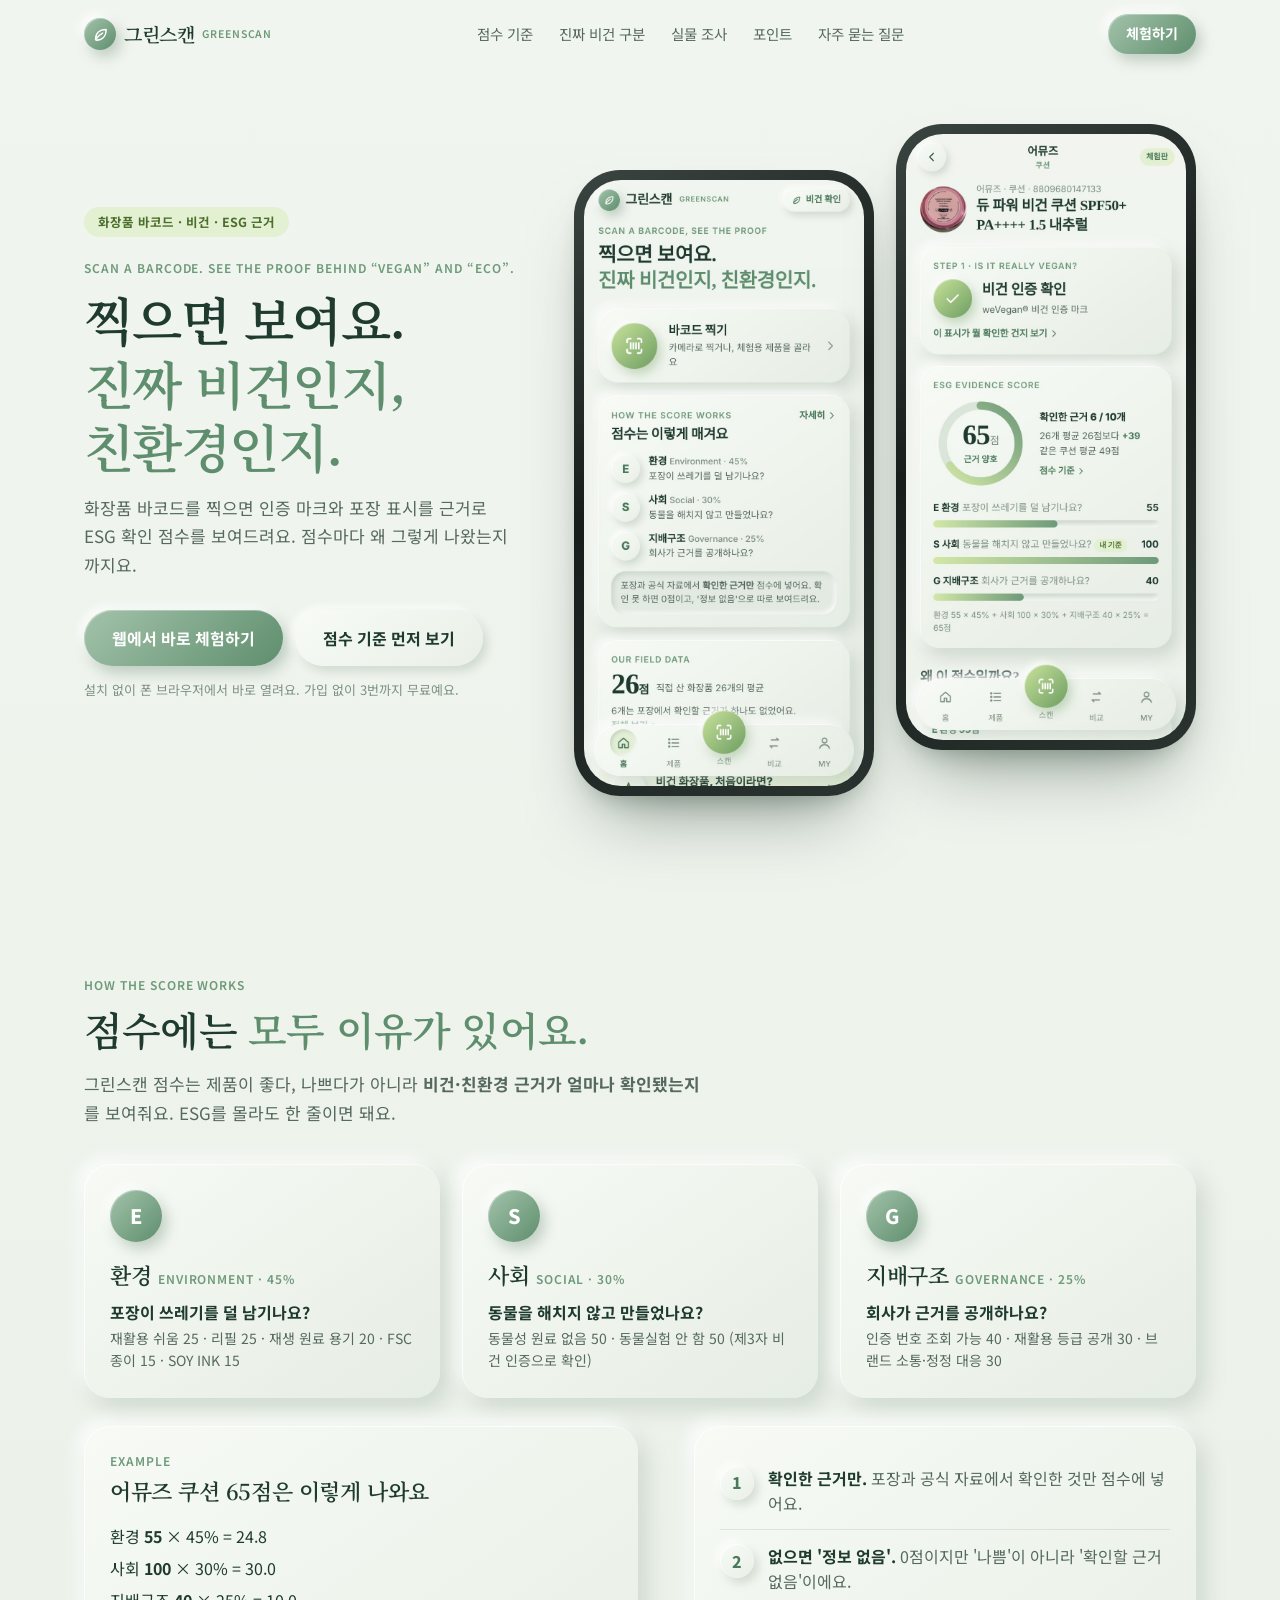
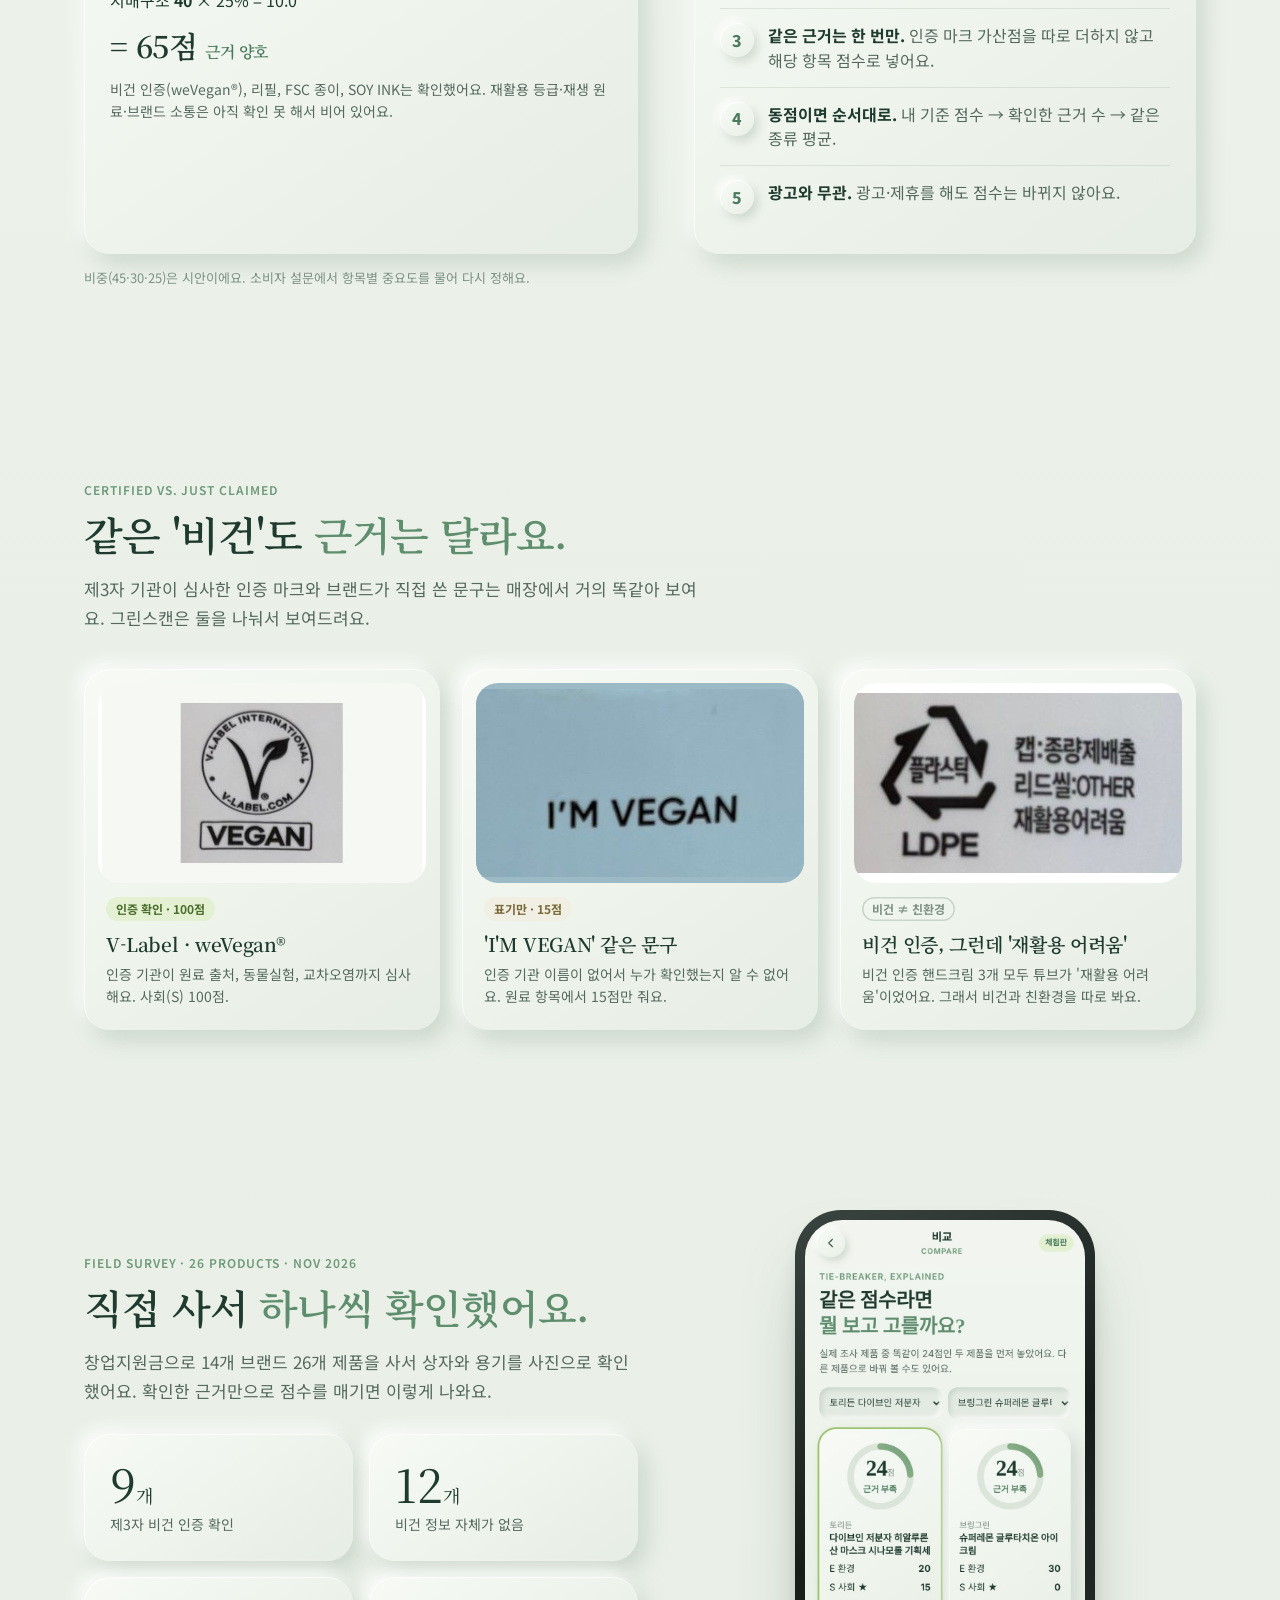
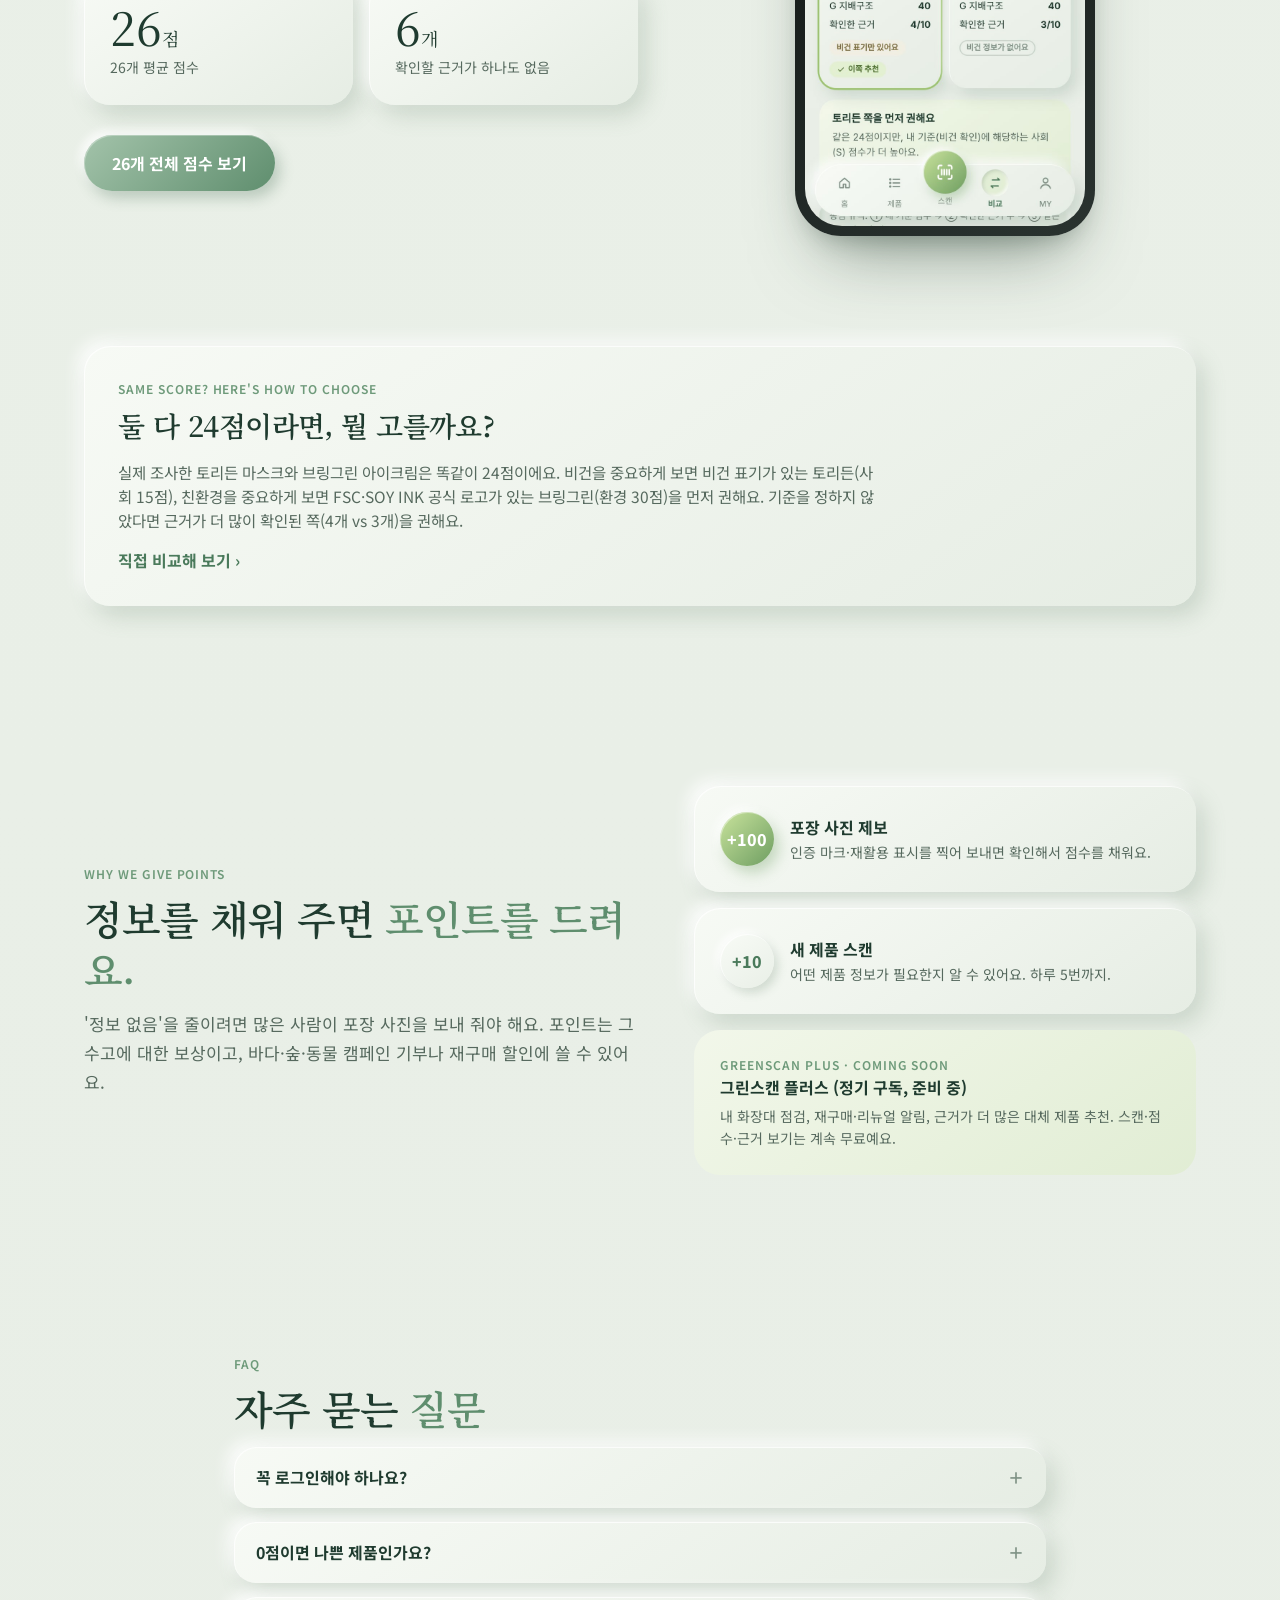
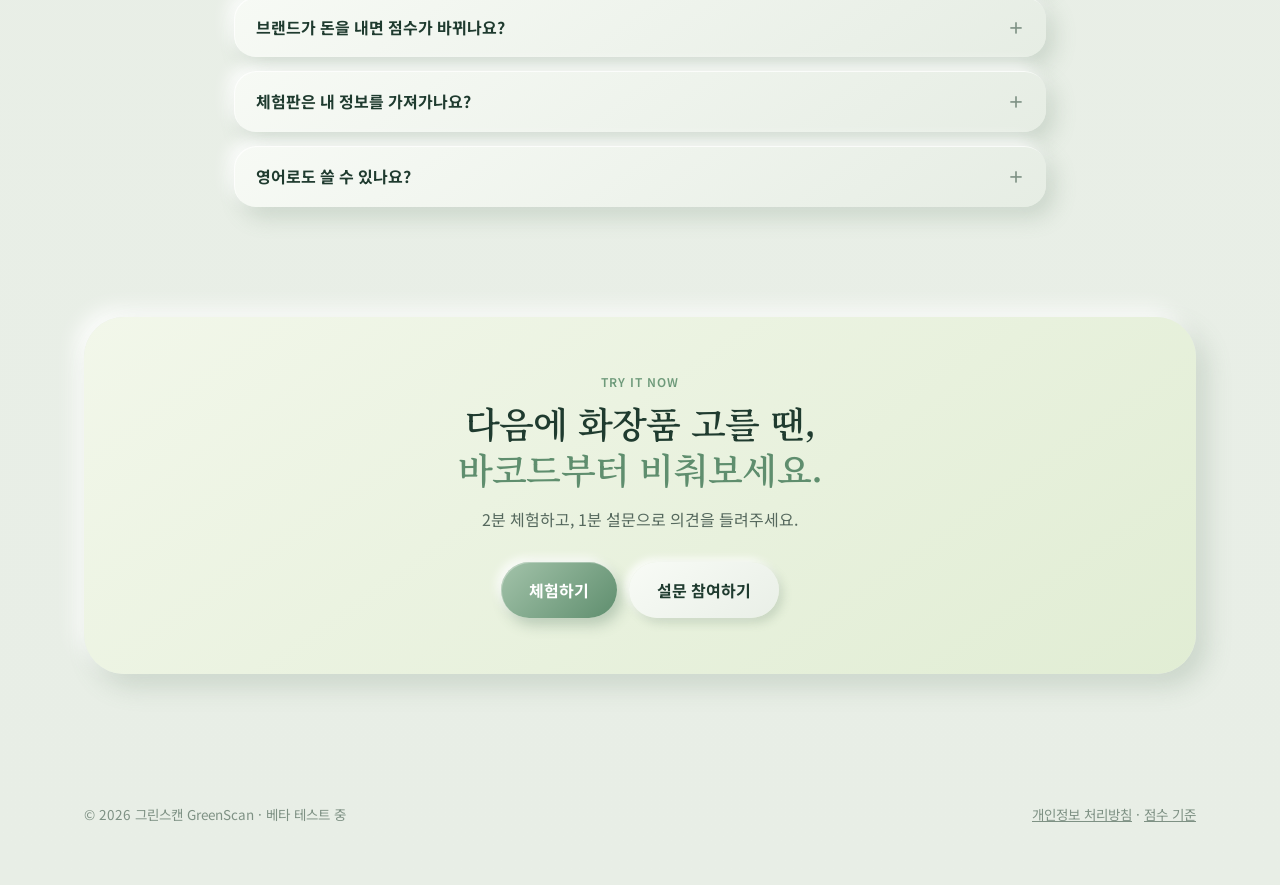
<file: index.html>
<!doctype html>
<html lang="ko">
<head>
<meta charset="utf-8">
<meta name="viewport" content="width=device-width, initial-scale=1">
<title>그린스캔 GreenScan</title>
<meta name="description" content="화장품 바코드를 찍으면 진짜 비건인지, 친환경인지 근거와 함께 보여주는 그린스캔. 지금 웹에서 체험해 보세요.">
<meta property="og:title" content="그린스캔 · 찍으면 보여요">
<meta property="og:description" content="화장품 바코드를 찍으면 비건 인증과 친환경 근거를 점수와 함께 보여드려요.">
<meta property="og:image" content="assets/img/shot_result.jpg">
<meta name="theme-color" content="#EDF2EC">
<link rel="preconnect" href="https://fonts.googleapis.com">
<link rel="preconnect" href="https://fonts.gstatic.com" crossorigin>
<link href="https://fonts.googleapis.com/css2?family=Noto+Sans+KR:wght@400;500;700;800&family=Noto+Serif+KR:wght@600;700&display=swap" rel="stylesheet">
<link rel="stylesheet" href="assets/gs.css">
<style>
  body { background: linear-gradient(180deg, #F1F5EF 0%, #EAF0E8 40%, #E8EEE6 100%); }
  .w { max-width: 1160px; margin: 0 auto; padding: 0 24px; }
  nav.bar { position: sticky; top: env(safe-area-inset-top, 0px); z-index: 30; background: rgba(241,245,239,.86); backdrop-filter: blur(10px); -webkit-backdrop-filter: blur(10px); }
  nav.bar .w { display: flex; align-items: center; justify-content: space-between; height: 68px; }
  nav.bar .links { display: flex; gap: 26px; font-size: 14.5px; }
  nav.bar .links a { text-decoration: none; color: var(--ink2); }
  section { padding: 90px 0; }
  .h2 { font-family: var(--serif); font-weight: 600; font-size: 40px; line-height: 1.28; letter-spacing: -.02em; margin: 8px 0 0; }
  .h2 span { color: var(--sage-d); }
  .lead { font-size: 17px; color: var(--ink2); line-height: 1.7; margin: 16px 0 0; max-width: 620px; }
  .grid2 { display: grid; grid-template-columns: 1.05fr .95fr; gap: 56px; align-items: center; }
  .grid3 { display: grid; grid-template-columns: repeat(3, 1fr); gap: 22px; }
  .phone { width: 300px; border-radius: 46px; padding: 10px; background: linear-gradient(150deg, #3A4440, #171D1B 45%, #2A3330); box-shadow: 0 40px 70px -30px rgba(40,64,50,.55), 0 14px 26px -14px rgba(40,64,50,.35); flex: none; }
  .phone img { border-radius: 37px; width: 100%; }
  .card { padding: 26px; }
  .num { font-family: var(--serif); font-size: 46px; line-height: 1; }
  .btns { display: flex; gap: 12px; flex-wrap: wrap; margin-top: 30px; }
  .btns .btn { width: auto; padding: 0 28px; }
  .photo { border-radius: 22px; overflow: hidden; background: #fff; }
  .photo img { width: 100%; height: 200px; object-fit: contain; background: #fff; }
  .rule { display: flex; gap: 14px; padding: 14px 0; border-top: 1px solid var(--line); }
  .rule:first-child { border-top: 0; }
  details { padding: 18px 22px; margin-top: 14px; }
  summary { cursor: pointer; font-weight: 700; font-size: 16px; list-style: none; display: flex; justify-content: space-between; align-items: center; }
  summary::-webkit-details-marker { display: none; }
  details p { color: var(--ink2); margin: 10px 0 0; font-size: 15px; }
  footer { padding: 40px 0 60px; font-size: 13.5px; color: var(--mute); }
  @media (max-width: 900px) {
    nav.bar .links { display: none; }
    section { padding: 64px 0; }
    .h2 { font-size: 30px; }
    .grid2, .grid3 { grid-template-columns: 1fr; gap: 28px; }
    .phone { width: 260px; margin: 0 auto; }
    .hero-phones { justify-content: center !important; }
    .hero-phones .phone:nth-child(1) { display: none; }
    .hero-phones .phone:nth-child(2) { margin-top: 0; }
    .w { padding: 0 18px; }
  }
</style>
</head>
<body>
<nav class="bar"><div class="w">
  <a href="#" style="display:flex;align-items:center;gap:8px;text-decoration:none"><span class="fill circ" style="width:32px;height:32px"><svg class="ic" viewBox="0 0 24 24" style="font-size:17px;color:#fff"><path d="M5 19c0-8 5-14 15-14 0 10-6 15-14 15"/><path d="M5 19c3-4 6-7 10-9"/></svg></span><span class="serif" style="font-size:19px">그린스캔</span><span class="en" style="font-size:10.5px">GreenScan</span></a>
  <div class="links"><a href="#criteria">점수 기준</a><a href="#vegan">진짜 비건 구분</a><a href="#field">실물 조사</a><a href="#points">포인트</a><a href="#faq">자주 묻는 질문</a></div>
  <a href="app/index.html" class="pill fill" style="height:40px;padding:0 18px;font-size:14px;font-weight:700;text-decoration:none">체험하기</a>
</div></nav>

<!-- 1. 첫 화면: 수치 없이 서비스가 무엇인지만 -->
<section style="padding-top:56px"><div class="w grid2">
  <div>
    <span class="pill" style="height:30px;padding:0 14px;font-size:12.5px;font-weight:700;color:var(--lime-d);background:var(--lime-l)">화장품 바코드 · 비건 · ESG 근거</span>
    <div class="en" style="margin-top:22px">Scan a barcode. See the proof behind “vegan” and “eco”.</div>
    <h1 class="serif" style="font-size:52px;line-height:1.22;margin:10px 0 0;letter-spacing:-.03em">찍으면 보여요.<br><span class="hl">진짜 비건인지,<br>친환경인지.</span></h1>
    <p class="lead">화장품 바코드를 찍으면 인증 마크와 포장 표시를 근거로 ESG 확인 점수를 보여드려요. 점수마다 왜 그렇게 나왔는지까지요.</p>
    <div class="btns"><a class="btn fill" href="app/index.html">웹에서 바로 체험하기</a><a class="btn sec" href="#criteria">점수 기준 먼저 보기</a></div>
    <p class="mute" style="font-size:13px;margin-top:14px">설치 없이 폰 브라우저에서 바로 열려요. 가입 없이 3번까지 무료예요.</p>
  </div>
  <div class="hero-phones" style="display:flex;gap:22px;justify-content:flex-end;align-items:flex-start">
    <div class="phone" style="margin-top:46px"><img src="assets/img/shot_home.jpg" alt="그린스캔 홈 화면"></div>
    <div class="phone"><img src="assets/img/shot_result.jpg" alt="어뮤즈 쿠션 스캔 결과 화면: 비건 인증 확인, 65점"></div>
  </div>
</div></section>

<!-- 2. 점수 기준 (뒤에 있던 내용을 앞으로) -->
<section id="criteria"><div class="w">
  <div class="en">How the score works</div>
  <h2 class="h2">점수에는 <span>모두 이유가 있어요.</span></h2>
  <p class="lead">그린스캔 점수는 제품이 좋다, 나쁘다가 아니라 <b>비건·친환경 근거가 얼마나 확인됐는지</b>를 보여줘요. ESG를 몰라도 한 줄이면 돼요.</p>
  <div class="grid3" style="margin-top:36px">
    <div class="up card"><div class="fill circ" style="width:52px;height:52px;font-weight:800;font-size:20px">E</div><div class="serif" style="font-size:22px;margin-top:16px">환경 <span class="en">Environment · 45%</span></div><p style="font-size:16px;font-weight:700;margin:8px 0 4px">포장이 쓰레기를 덜 남기나요?</p><p class="ink2" style="font-size:14px;margin:0">재활용 쉬움 25 · 리필 25 · 재생 원료 용기 20 · FSC 종이 15 · SOY INK 15</p></div>
    <div class="up card"><div class="fill circ" style="width:52px;height:52px;font-weight:800;font-size:20px">S</div><div class="serif" style="font-size:22px;margin-top:16px">사회 <span class="en">Social · 30%</span></div><p style="font-size:16px;font-weight:700;margin:8px 0 4px">동물을 해치지 않고 만들었나요?</p><p class="ink2" style="font-size:14px;margin:0">동물성 원료 없음 50 · 동물실험 안 함 50 (제3자 비건 인증으로 확인)</p></div>
    <div class="up card"><div class="fill circ" style="width:52px;height:52px;font-weight:800;font-size:20px">G</div><div class="serif" style="font-size:22px;margin-top:16px">지배구조 <span class="en">Governance · 25%</span></div><p style="font-size:16px;font-weight:700;margin:8px 0 4px">회사가 근거를 공개하나요?</p><p class="ink2" style="font-size:14px;margin:0">인증 번호 조회 가능 40 · 재활용 등급 공개 30 · 브랜드 소통·정정 대응 30</p></div>
  </div>
  <div class="grid2" style="margin-top:28px;align-items:stretch">
    <div class="up card">
      <div class="en">Example</div><div class="serif" style="font-size:22px;margin-top:4px">어뮤즈 쿠션 65점은 이렇게 나와요</div>
      <div style="font-size:16px;line-height:2;margin-top:12px">환경 <b>55</b> × 45% = 24.8<br>사회 <b>100</b> × 30% = 30.0<br>지배구조 <b>40</b> × 25% = 10.0</div>
      <div class="serif" style="font-size:30px;margin-top:6px">= 65점 <span style="font-size:16px;color:var(--forest)">근거 양호</span></div>
      <p class="ink2" style="font-size:14px;margin:10px 0 0">비건 인증(weVegan®), 리필, FSC 종이, SOY INK는 확인했어요. 재활용 등급·재생 원료·브랜드 소통은 아직 확인 못 해서 비어 있어요.</p>
    </div>
    <div class="up card">
      <div class="rule"><div class="ups circ" style="width:34px;height:34px;font-weight:800;color:var(--forest)">1</div><div><b>확인한 근거만.</b> <span class="ink2">포장과 공식 자료에서 확인한 것만 점수에 넣어요.</span></div></div>
      <div class="rule"><div class="ups circ" style="width:34px;height:34px;font-weight:800;color:var(--forest)">2</div><div><b>없으면 '정보 없음'.</b> <span class="ink2">0점이지만 '나쁨'이 아니라 '확인할 근거 없음'이에요.</span></div></div>
      <div class="rule"><div class="ups circ" style="width:34px;height:34px;font-weight:800;color:var(--forest)">3</div><div><b>같은 근거는 한 번만.</b> <span class="ink2">인증 마크 가산점을 따로 더하지 않고 해당 항목 점수로 넣어요.</span></div></div>
      <div class="rule"><div class="ups circ" style="width:34px;height:34px;font-weight:800;color:var(--forest)">4</div><div><b>동점이면 순서대로.</b> <span class="ink2">내 기준 점수 → 확인한 근거 수 → 같은 종류 평균.</span></div></div>
      <div class="rule"><div class="ups circ" style="width:34px;height:34px;font-weight:800;color:var(--forest)">5</div><div><b>광고와 무관.</b> <span class="ink2">광고·제휴를 해도 점수는 바뀌지 않아요.</span></div></div>
    </div>
  </div>
  <p class="mute" style="font-size:13px;margin-top:14px">비중(45·30·25)은 시안이에요. 소비자 설문에서 항목별 중요도를 물어 다시 정해요.</p>
</div></section>

<!-- 3. 진짜 비건 구분 -->
<section id="vegan"><div class="w">
  <div class="en">Certified vs. just claimed</div>
  <h2 class="h2">같은 '비건'도 <span>근거는 달라요.</span></h2>
  <p class="lead">제3자 기관이 심사한 인증 마크와 브랜드가 직접 쓴 문구는 매장에서 거의 똑같아 보여요. 그린스캔은 둘을 나눠서 보여드려요.</p>
  <div class="grid3" style="margin-top:36px">
    <div class="up card" style="padding:14px 14px 22px"><div class="photo"><img src="assets/img/quiz_vlabel.jpg" alt="V-Label 인증 마크 실물 사진"></div><div style="padding:0 8px"><span class="chip ok" style="margin-top:14px">인증 확인 · 100점</span><div class="serif" style="font-size:19px;margin-top:8px">V-Label · weVegan®</div><p class="ink2" style="font-size:14px;margin:6px 0 0">인증 기관이 원료 출처, 동물실험, 교차오염까지 심사해요. 사회(S) 100점.</p></div></div>
    <div class="up card" style="padding:14px 14px 22px"><div class="photo"><img src="assets/img/mark_phrase.jpg" alt="브랜드 자체 'I'M VEGAN' 문구 사진" style="background:#9CB9C6"></div><div style="padding:0 8px"><span class="chip neg" style="margin-top:14px">표기만 · 15점</span><div class="serif" style="font-size:19px;margin-top:8px">'I'M VEGAN' 같은 문구</div><p class="ink2" style="font-size:14px;margin:6px 0 0">인증 기관 이름이 없어서 누가 확인했는지 알 수 없어요. 원료 항목에서 15점만 줘요.</p></div></div>
    <div class="up card" style="padding:14px 14px 22px"><div class="photo"><img src="assets/img/mark_hard.jpg" alt="비건 인증 핸드크림 튜브의 '재활용 어려움' 표시"></div><div style="padding:0 8px"><span class="chip none" style="margin-top:14px">비건 ≠ 친환경</span><div class="serif" style="font-size:19px;margin-top:8px">비건 인증, 그런데 '재활용 어려움'</div><p class="ink2" style="font-size:14px;margin:6px 0 0">비건 인증 핸드크림 3개 모두 튜브가 '재활용 어려움'이었어요. 그래서 비건과 친환경을 따로 봐요.</p></div></div>
  </div>
</div></section>

<!-- 4. 실물 조사 -->
<section id="field"><div class="w grid2">
  <div>
    <div class="en">Field survey · 26 products · Nov 2026</div>
    <h2 class="h2">직접 사서 <span>하나씩 확인했어요.</span></h2>
    <p class="lead">창업지원금으로 14개 브랜드 26개 제품을 사서 상자와 용기를 사진으로 확인했어요. 확인한 근거만으로 점수를 매기면 이렇게 나와요.</p>
    <div style="display:grid;grid-template-columns:1fr 1fr;gap:16px;margin-top:28px">
      <div class="up card"><div class="num">9<span style="font-size:18px">개</span></div><p class="ink2" style="margin:8px 0 0;font-size:14px">제3자 비건 인증 확인</p></div>
      <div class="up card"><div class="num">12<span style="font-size:18px">개</span></div><p class="ink2" style="margin:8px 0 0;font-size:14px">비건 정보 자체가 없음</p></div>
      <div class="up card"><div class="num">26<span style="font-size:18px">점</span></div><p class="ink2" style="margin:8px 0 0;font-size:14px">26개 평균 점수</p></div>
      <div class="up card"><div class="num">6<span style="font-size:18px">개</span></div><p class="ink2" style="margin:8px 0 0;font-size:14px">확인할 근거가 하나도 없음</p></div>
    </div>
    <div class="btns"><a class="btn fill" href="app/index.html#/list">26개 전체 점수 보기</a></div>
  </div>
  <div style="display:flex;justify-content:center"><div class="phone"><img src="assets/img/shot_compare.jpg" alt="같은 24점 두 제품 비교 화면"></div></div>
</div></section>

<!-- 5. 동점 비교 -->
<section style="padding-top:20px"><div class="w">
  <div class="up card" style="padding:34px">
    <div class="en">Same score? Here's how to choose</div>
    <div class="serif" style="font-size:28px;margin-top:6px">둘 다 24점이라면, 뭘 고를까요?</div>
    <p class="ink2" style="font-size:15.5px;margin:12px 0 0;max-width:760px">실제 조사한 토리든 마스크와 브링그린 아이크림은 똑같이 24점이에요. 비건을 중요하게 보면 비건 표기가 있는 토리든(사회 15점), 친환경을 중요하게 보면 FSC·SOY INK 공식 로고가 있는 브링그린(환경 30점)을 먼저 권해요. 기준을 정하지 않았다면 근거가 더 많이 확인된 쪽(4개 vs 3개)을 권해요.</p>
    <a class="link" href="app/index.html#/compare" style="margin-top:16px">직접 비교해 보기 ›</a>
  </div>
</div></section>

<!-- 6. 포인트·구독 -->
<section id="points"><div class="w grid2">
  <div>
    <div class="en">Why we give points</div>
    <h2 class="h2">정보를 채워 주면 <span>포인트를 드려요.</span></h2>
    <p class="lead">'정보 없음'을 줄이려면 많은 사람이 포장 사진을 보내 줘야 해요. 포인트는 그 수고에 대한 보상이고, 바다·숲·동물 캠페인 기부나 재구매 할인에 쓸 수 있어요.</p>
  </div>
  <div style="display:grid;gap:16px">
    <div class="up card" style="display:flex;gap:16px;align-items:center"><div class="lime circ" style="width:54px;height:54px;font-weight:800">+100</div><div><b>포장 사진 제보</b><p class="ink2" style="margin:2px 0 0;font-size:14px">인증 마크·재활용 표시를 찍어 보내면 확인해서 점수를 채워요.</p></div></div>
    <div class="up card" style="display:flex;gap:16px;align-items:center"><div class="ups circ" style="width:54px;height:54px;font-weight:800;color:var(--forest)">+10</div><div><b>새 제품 스캔</b><p class="ink2" style="margin:2px 0 0;font-size:14px">어떤 제품 정보가 필요한지 알 수 있어요. 하루 5번까지.</p></div></div>
    <div class="soft card" style="border-radius:26px"><div class="en">GreenScan Plus · coming soon</div><b style="font-size:16px">그린스캔 플러스 (정기 구독, 준비 중)</b><p class="ink2" style="margin:6px 0 0;font-size:14px">내 화장대 점검, 재구매·리뉴얼 알림, 근거가 더 많은 대체 제품 추천. 스캔·점수·근거 보기는 계속 무료예요.</p></div>
  </div>
</div></section>

<!-- 7. FAQ -->
<section id="faq"><div class="w" style="max-width:860px">
  <div class="en">FAQ</div>
  <h2 class="h2">자주 묻는 <span>질문</span></h2>
  <details class="up" style="border-radius:22px"><summary>꼭 로그인해야 하나요? <span class="mute">＋</span></summary><p>가입 없이 3번까지 무료로 볼 수 있어요. 그다음엔 카카오·네이버로 로그인하면 계속 무료예요. 비밀번호는 저장하지 않아요.</p></details>
  <details class="up" style="border-radius:22px"><summary>0점이면 나쁜 제품인가요? <span class="mute">＋</span></summary><p>아니요. 포장에서 확인할 근거가 없다는 뜻이에요. 그래서 '정보 없음'으로 따로 보여드리고, 사진 제보로 근거가 생기면 점수가 바뀌어요.</p></details>
  <details class="up" style="border-radius:22px"><summary>브랜드가 돈을 내면 점수가 바뀌나요? <span class="mute">＋</span></summary><p>아니요. 광고·제휴는 점수와 상관없어요. 브랜드는 근거 자료를 내고 정정을 요청할 수만 있어요.</p></details>
  <details class="up" style="border-radius:22px"><summary>체험판은 내 정보를 가져가나요? <span class="mute">＋</span></summary><p>아니요. 체험판은 아무것도 서버로 보내지 않아요. 카메라 영상도 기기 안에서 바코드를 읽는 데만 써요. <a class="link" href="privacy.html">개인정보 처리방침 보기</a></p></details>
  <details class="up" style="border-radius:22px"><summary>영어로도 쓸 수 있나요? <span class="mute">＋</span></summary><p>비건 소비가 큰 해외 사용자를 위해 영어 버전을 준비하고 있어요. 지금은 화면 제목에 영어를 함께 적어 두었어요.</p></details>
</div></section>

<!-- 8. 마무리 -->
<section style="padding-top:20px"><div class="w">
  <div class="soft" style="border-radius:40px;padding:56px 40px;text-align:center;box-shadow:10px 12px 26px var(--sh),-8px -8px 20px var(--hi)">
    <div class="en">Try it now</div>
    <div class="serif" style="font-size:36px;line-height:1.3;margin-top:8px">다음에 화장품 고를 땐,<br><span class="hl">바코드부터 비춰보세요.</span></div>
    <p class="ink2" style="font-size:16px;margin:14px 0 0">2분 체험하고, 1분 설문으로 의견을 들려주세요.</p>
    <div class="btns" style="justify-content:center"><a class="btn fill" href="app/index.html">체험하기</a><a class="btn sec" href="https://forms.gle/UNoDptDcptEePu118" target="_blank" rel="noopener">설문 참여하기</a></div>
  </div>
</div></section>

<footer><div class="w" style="display:flex;justify-content:space-between;flex-wrap:wrap;gap:12px">
  <span>© 2026 그린스캔 GreenScan · 베타 테스트 중</span>
  <span><a href="privacy.html">개인정보 처리방침</a> · <a href="app/index.html#/criteria">점수 기준</a></span>
</div></footer>
</body>
</html>
</file>
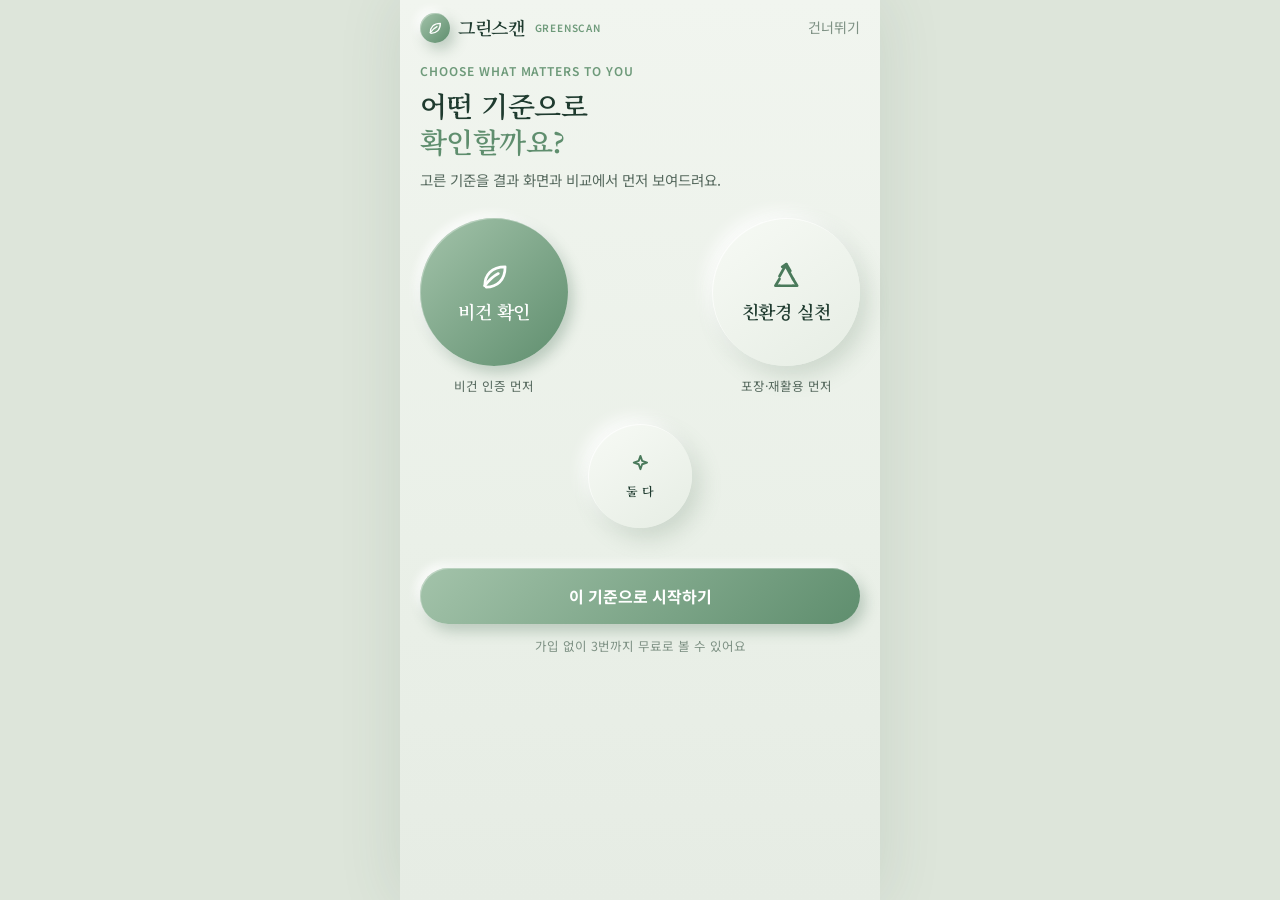
<file: app/index.html>
<!doctype html>
<html lang="ko">
<head>
<meta charset="utf-8">
<meta name="viewport" content="width=device-width, initial-scale=1, viewport-fit=cover">
<title>그린스캔 체험하기</title>
<meta name="description" content="화장품 바코드를 찍으면 비건·친환경 근거와 ESG 확인 점수를 보여주는 그린스캔 체험판">
<meta name="theme-color" content="#EDF2EC">
<link rel="preconnect" href="https://fonts.googleapis.com">
<link rel="preconnect" href="https://fonts.gstatic.com" crossorigin>
<link href="https://fonts.googleapis.com/css2?family=Noto+Sans+KR:wght@400;500;700;800&family=Noto+Serif+KR:wght@600;700&display=swap" rel="stylesheet">
<link rel="stylesheet" href="../assets/gs.css">
<style>
  body { background: #DDE5DA; }
  .shell { max-width: 480px; margin: 0 auto; min-height: 100vh; background: linear-gradient(180deg, #F1F5EF 0%, #EAF0E8 60%, #E6ECE4 100%); position: relative; padding-bottom: 110px; box-shadow: 0 0 60px rgba(60,92,70,.12); }
  .pad { padding: 0 20px 24px; }
  .top { position: sticky; top: env(safe-area-inset-top, 0px); z-index: 30; display: flex; align-items: center; justify-content: space-between; height: 64px; padding: 0 16px; background: rgba(241,245,239,.88); backdrop-filter: blur(10px); -webkit-backdrop-filter: blur(10px); }
  .tb-btn { width: 40px; height: 40px; border: 0; cursor: pointer; color: var(--ink); }
  .hscroll { display: flex; gap: 8px; overflow-x: auto; padding: 4px 2px 10px; scrollbar-width: none; }
  .hscroll::-webkit-scrollbar { display: none; }
  .sel { flex: 1; min-width: 0; height: 44px; border: 0; padding: 0 10px; font-size: 13px; font-family: inherit; color: var(--ink); border-radius: 14px; }
  .btn[disabled] { opacity: .5; cursor: default; }
  #tabs { position: fixed; left: 50%; transform: translateX(-50%); bottom: max(14px, env(safe-area-inset-bottom)); width: calc(100% - 28px); max-width: 452px; height: 72px; border-radius: 36px; display: flex; justify-content: space-around; align-items: center; z-index: 40; padding: 0 6px; }
  #tabs a { width: 64px; display: flex; flex-direction: column; align-items: center; gap: 2px; font-size: 11px; font-weight: 500; color: var(--mute); text-decoration: none; }
  #tabs a .c { width: 38px; height: 38px; }
  #tabs a.on { color: var(--forest); font-weight: 800; }
  #tabs a.on .c { background: #E3EED6; box-shadow: inset 2px 2px 5px rgba(104,132,108,.25), inset -2px -2px 5px rgba(255,255,255,.85); }
  #tabs a.sc .c { width: 60px; height: 60px; margin-top: -30px; }
  #toast { position: fixed; left: 50%; bottom: 100px; transform: translate(-50%, 20px); background: #1F3B2F; color: #fff; padding: 12px 18px; border-radius: 16px; font-size: 13.5px; opacity: 0; transition: .25s; z-index: 80; max-width: 90vw; pointer-events: none; }
  #toast.on { opacity: 1; transform: translate(-50%, 0); }
  #sheet { display: none; position: fixed; inset: 0; z-index: 70; }
  #sheet.on { display: block; }
  .sheet-bg { position: absolute; inset: 0; background: rgba(20,36,28,.35); }
  .sheet-card { position: absolute; left: 50%; transform: translateX(-50%); bottom: 16px; width: calc(100% - 24px); max-width: 456px; padding: 22px 20px 18px; border-radius: 30px; }
  #reader video { object-fit: cover; width: 100%; height: 100%; display: block; }
</style>
</head>
<body>
<div class="shell">
  <main id="view" aria-live="polite"></main>
</div>
<nav id="tabs" class="up" aria-label="메뉴">
  <a href="#/home" data-tab="home"><span class="c circ"><svg class="ic" viewBox="0 0 24 24" style="font-size:20px"><path d="M4 11l8-7 8 7v8a1 1 0 0 1-1 1h-5v-6h-4v6H5a1 1 0 0 1-1-1z"/></svg></span>홈</a>
  <a href="#/list" data-tab="list"><span class="c circ"><svg class="ic" viewBox="0 0 24 24" style="font-size:20px"><path d="M9 6h11M9 12h11M9 18h11"/><circle cx="4.5" cy="6" r="1"/><circle cx="4.5" cy="12" r="1"/><circle cx="4.5" cy="18" r="1"/></svg></span>제품</a>
  <a href="#/scan" data-tab="scan" class="sc"><span class="c circ lime"><svg class="ic" viewBox="0 0 24 24" style="font-size:28px;color:#fff"><path d="M4 8V6a2 2 0 0 1 2-2h2M16 4h2a2 2 0 0 1 2 2v2M20 16v2a2 2 0 0 1-2 2h-2M8 20H6a2 2 0 0 1-2-2v-2"/><path d="M8 9v6M11 9v6M14 9v6M17 9v6"/></svg></span>스캔</a>
  <a href="#/compare" data-tab="compare"><span class="c circ"><svg class="ic" viewBox="0 0 24 24" style="font-size:20px"><path d="M7 7h12l-3-3M17 17H5l3 3"/></svg></span>비교</a>
  <a href="#/my" data-tab="my"><span class="c circ"><svg class="ic" viewBox="0 0 24 24" style="font-size:20px"><circle cx="12" cy="8" r="4"/><path d="M4 21c1-4 4-6 8-6s7 2 8 6"/></svg></span>MY</a>
</nav>
<div id="toast" role="status"></div>
<div id="sheet"></div>
<script src="../data/products.js"></script>
<script src="../app/app.js"></script>
</body>
</html>
</file>
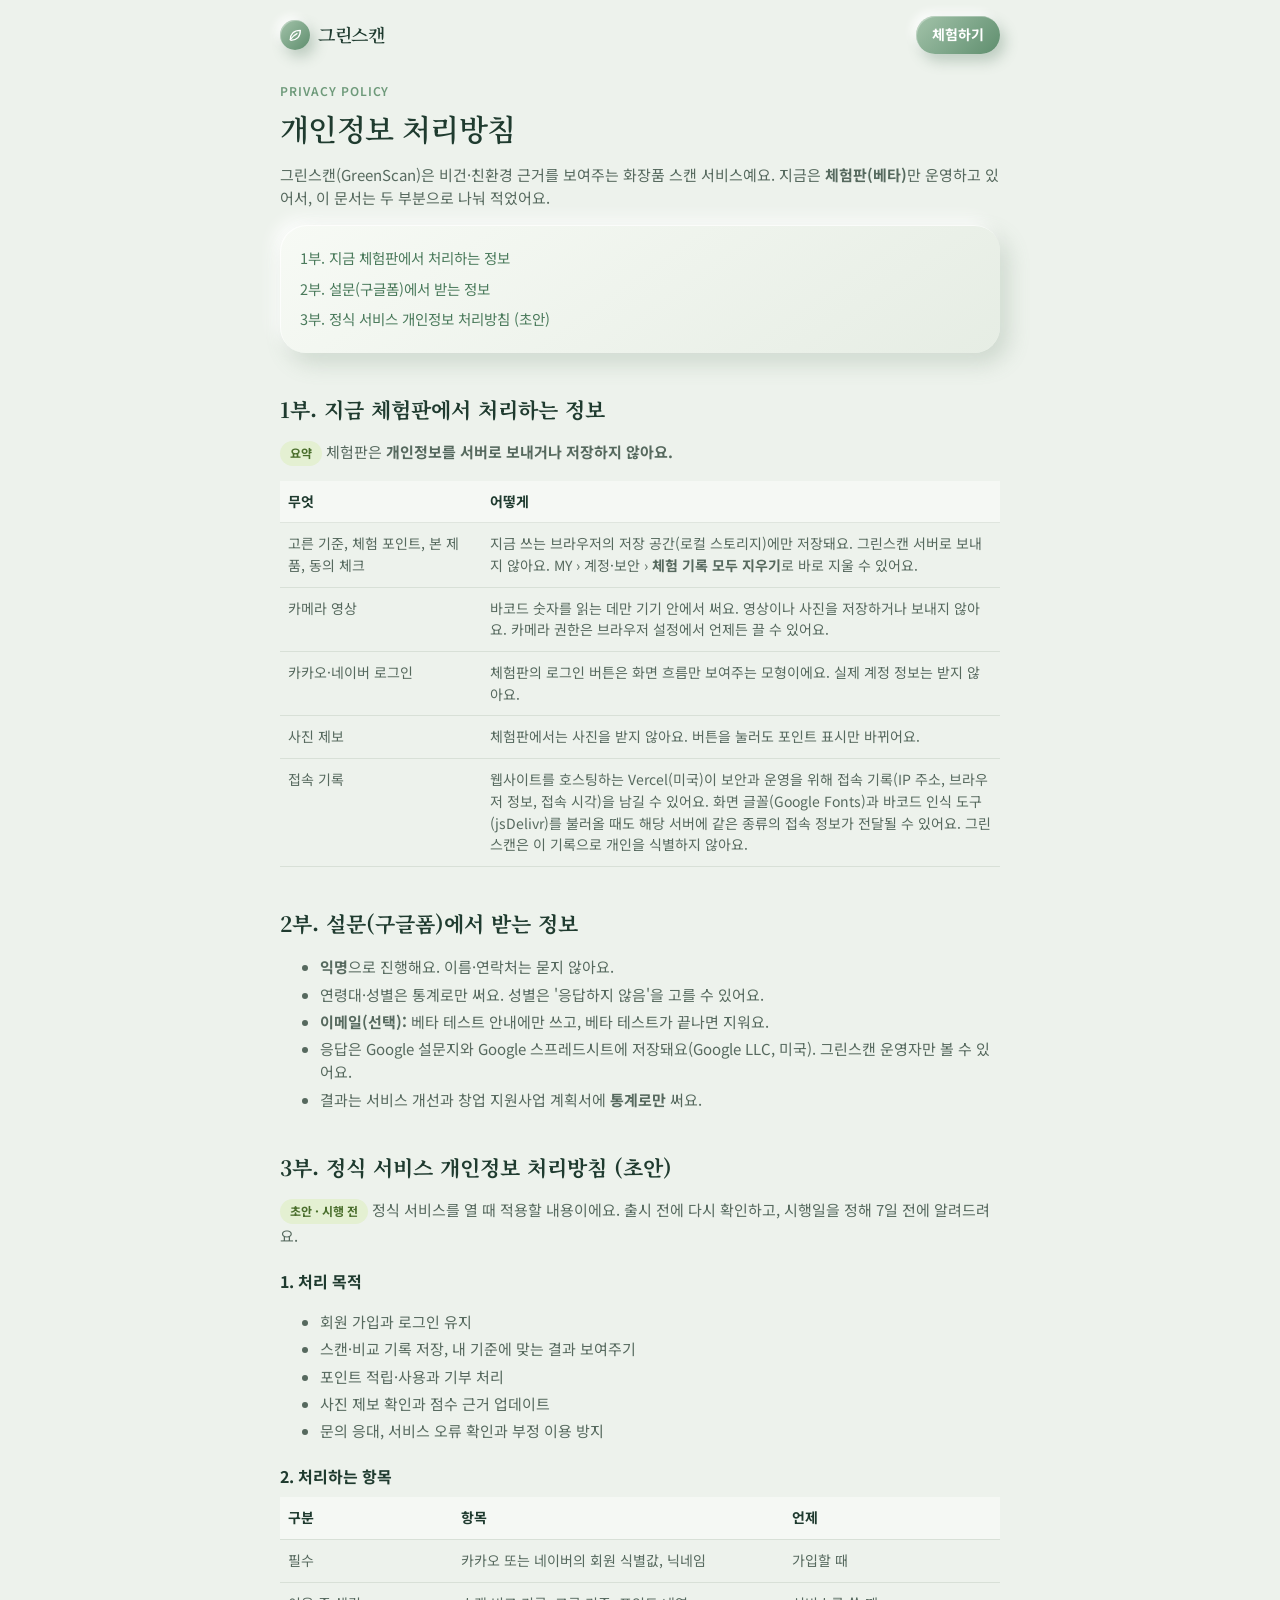
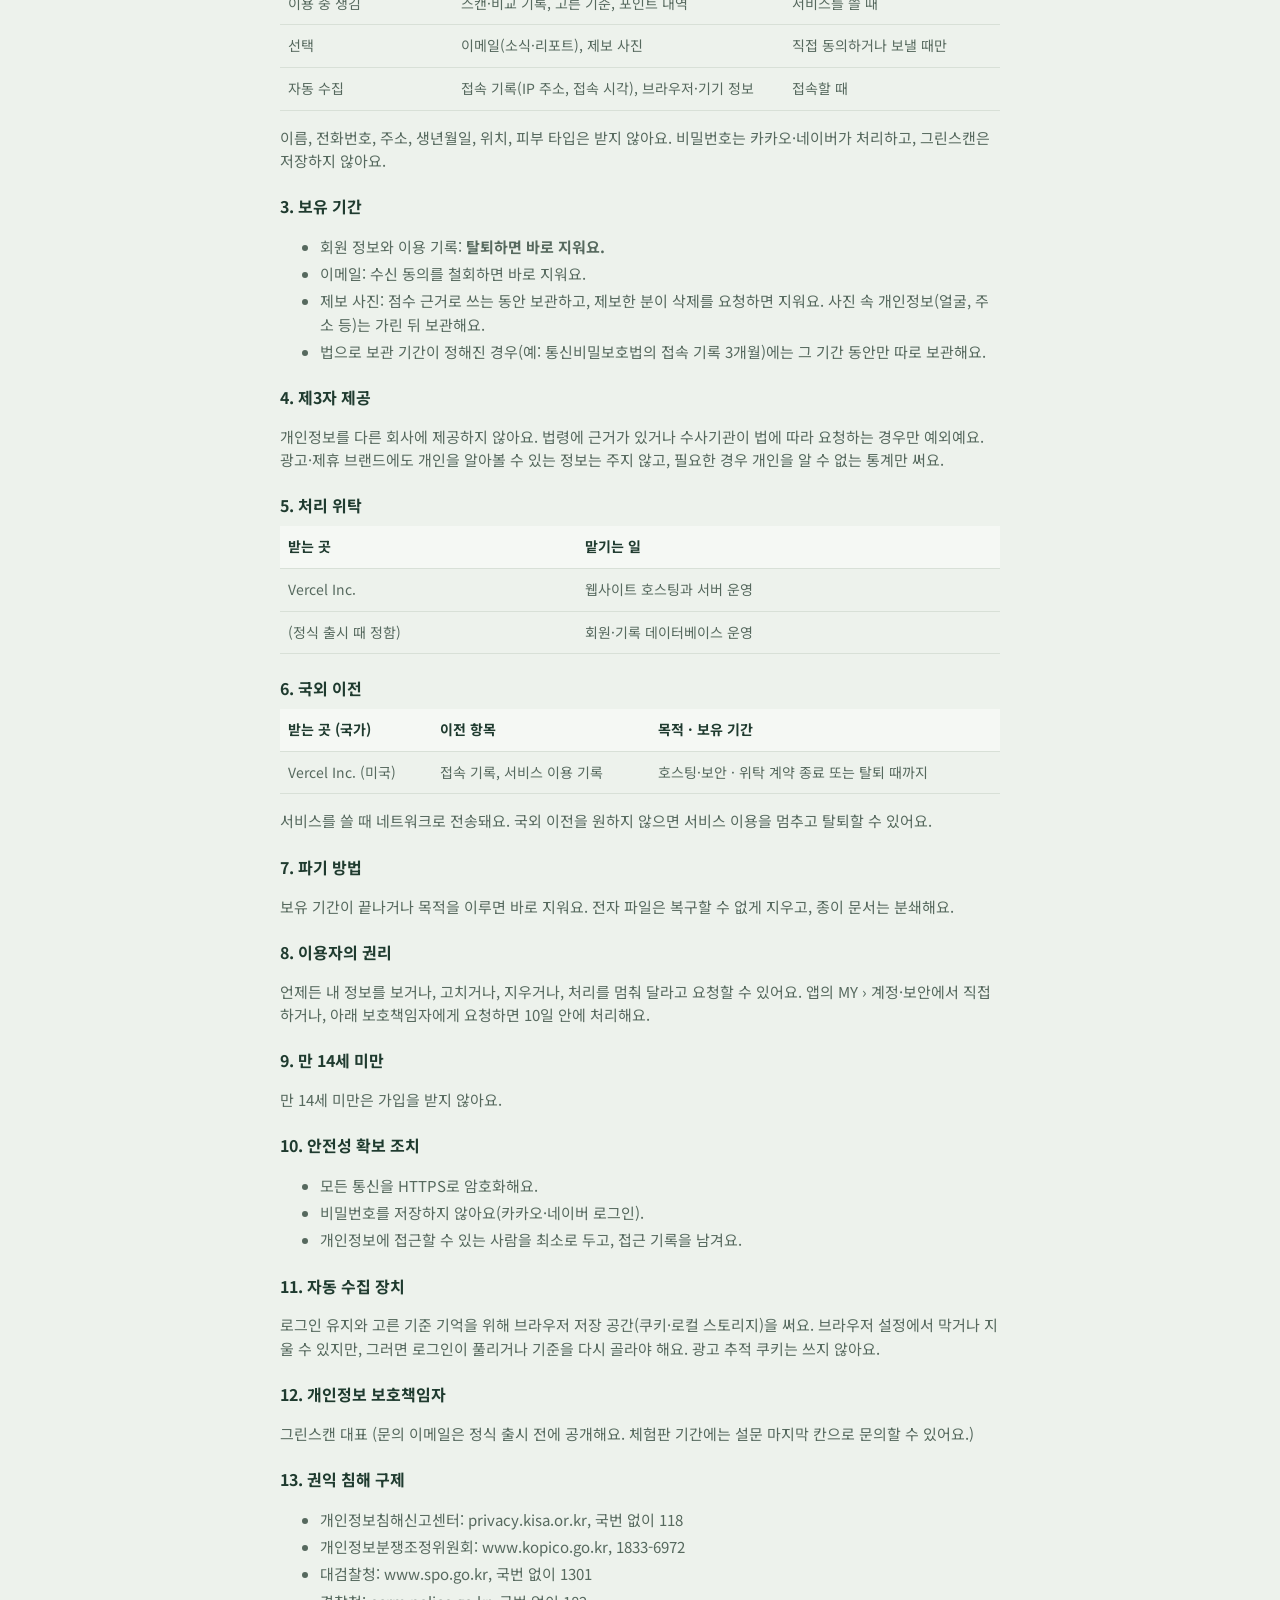
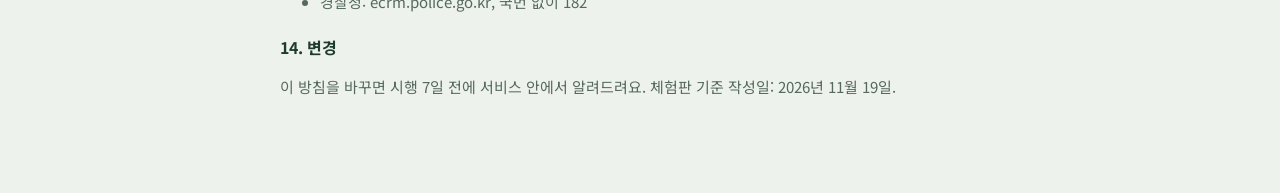
<file: privacy.html>
<!doctype html>
<html lang="ko">
<head>
<meta charset="utf-8">
<meta name="viewport" content="width=device-width, initial-scale=1">
<title>그린스캔 개인정보 처리방침</title>
<meta name="description" content="그린스캔 체험판과 정식 서비스(초안)의 개인정보 처리방침">
<link rel="preconnect" href="https://fonts.googleapis.com">
<link rel="preconnect" href="https://fonts.gstatic.com" crossorigin>
<link href="https://fonts.googleapis.com/css2?family=Noto+Sans+KR:wght@400;500;700&family=Noto+Serif+KR:wght@600;700&display=swap" rel="stylesheet">
<link rel="stylesheet" href="assets/gs.css">
<style>
  .wrap { max-width: 760px; margin: 0 auto; padding: 28px 20px 80px; }
  nav.bar { display: flex; justify-content: space-between; align-items: center; max-width: 760px; margin: 0 auto; padding: 16px 20px 0; }
  h1 { font-size: 30px; line-height: 1.3; margin: 8px 0 6px; }
  h2 { font-family: var(--serif); font-size: 21px; margin: 40px 0 10px; }
  h3 { font-size: 16px; margin: 22px 0 6px; }
  p, li { font-size: 15px; color: var(--ink2); }
  li { margin: 4px 0; }
  table { width: 100%; border-collapse: collapse; font-size: 14px; margin: 8px 0; }
  th, td { text-align: left; padding: 10px 8px; border-bottom: 1px solid var(--line); vertical-align: top; color: var(--ink2); }
  th { color: var(--ink); font-weight: 700; background: rgba(255,255,255,.4); }
  .box { padding: 18px 20px; margin-top: 16px; }
  .toc a { display: block; padding: 4px 0; color: var(--forest); text-decoration: none; font-size: 14.5px; }
  .tag { display: inline-block; font-size: 12px; font-weight: 700; color: var(--lime-d); background: var(--lime-l); border-radius: 999px; padding: 3px 10px; }
  @media (max-width: 520px) { th, td { font-size: 13px; padding: 8px 4px; } }
</style>
</head>
<body>
<nav class="bar">
  <a href="index.html" style="display:flex;align-items:center;gap:8px;text-decoration:none"><span class="fill circ" style="width:30px;height:30px"><svg class="ic" viewBox="0 0 24 24" style="font-size:16px;color:#fff"><path d="M5 19c0-8 5-14 15-14 0 10-6 15-14 15"/><path d="M5 19c3-4 6-7 10-9"/></svg></span><span class="serif" style="font-size:18px">그린스캔</span></a>
  <a href="app/index.html" class="pill fill" style="height:38px;padding:0 16px;font-size:14px;font-weight:700;text-decoration:none">체험하기</a>
</nav>
<main class="wrap">
  <div class="en">Privacy Policy</div>
  <h1 class="serif">개인정보 처리방침</h1>
  <p>그린스캔(GreenScan)은 비건·친환경 근거를 보여주는 화장품 스캔 서비스예요. 지금은 <b>체험판(베타)</b>만 운영하고 있어서, 이 문서는 두 부분으로 나눠 적었어요.</p>
  <div class="up box toc">
    <a href="#beta">1부. 지금 체험판에서 처리하는 정보</a>
    <a href="#survey">2부. 설문(구글폼)에서 받는 정보</a>
    <a href="#service">3부. 정식 서비스 개인정보 처리방침 (초안)</a>
  </div>

  <h2 id="beta">1부. 지금 체험판에서 처리하는 정보</h2>
  <p><span class="tag">요약</span> 체험판은 <b>개인정보를 서버로 보내거나 저장하지 않아요.</b></p>
  <table>
    <tr><th style="width:28%">무엇</th><th>어떻게</th></tr>
    <tr><td>고른 기준, 체험 포인트, 본 제품, 동의 체크</td><td>지금 쓰는 브라우저의 저장 공간(로컬 스토리지)에만 저장돼요. 그린스캔 서버로 보내지 않아요. MY › 계정·보안 › <b>체험 기록 모두 지우기</b>로 바로 지울 수 있어요.</td></tr>
    <tr><td>카메라 영상</td><td>바코드 숫자를 읽는 데만 기기 안에서 써요. 영상이나 사진을 저장하거나 보내지 않아요. 카메라 권한은 브라우저 설정에서 언제든 끌 수 있어요.</td></tr>
    <tr><td>카카오·네이버 로그인</td><td>체험판의 로그인 버튼은 화면 흐름만 보여주는 모형이에요. 실제 계정 정보는 받지 않아요.</td></tr>
    <tr><td>사진 제보</td><td>체험판에서는 사진을 받지 않아요. 버튼을 눌러도 포인트 표시만 바뀌어요.</td></tr>
    <tr><td>접속 기록</td><td>웹사이트를 호스팅하는 Vercel(미국)이 보안과 운영을 위해 접속 기록(IP 주소, 브라우저 정보, 접속 시각)을 남길 수 있어요. 화면 글꼴(Google Fonts)과 바코드 인식 도구(jsDelivr)를 불러올 때도 해당 서버에 같은 종류의 접속 정보가 전달될 수 있어요. 그린스캔은 이 기록으로 개인을 식별하지 않아요.</td></tr>
  </table>

  <h2 id="survey">2부. 설문(구글폼)에서 받는 정보</h2>
  <ul>
    <li><b>익명</b>으로 진행해요. 이름·연락처는 묻지 않아요.</li>
    <li>연령대·성별은 통계로만 써요. 성별은 '응답하지 않음'을 고를 수 있어요.</li>
    <li><b>이메일(선택):</b> 베타 테스트 안내에만 쓰고, 베타 테스트가 끝나면 지워요.</li>
    <li>응답은 Google 설문지와 Google 스프레드시트에 저장돼요(Google LLC, 미국). 그린스캔 운영자만 볼 수 있어요.</li>
    <li>결과는 서비스 개선과 창업 지원사업 계획서에 <b>통계로만</b> 써요.</li>
  </ul>

  <h2 id="service">3부. 정식 서비스 개인정보 처리방침 (초안)</h2>
  <p><span class="tag">초안 · 시행 전</span> 정식 서비스를 열 때 적용할 내용이에요. 출시 전에 다시 확인하고, 시행일을 정해 7일 전에 알려드려요.</p>

  <h3>1. 처리 목적</h3>
  <ul>
    <li>회원 가입과 로그인 유지</li>
    <li>스캔·비교 기록 저장, 내 기준에 맞는 결과 보여주기</li>
    <li>포인트 적립·사용과 기부 처리</li>
    <li>사진 제보 확인과 점수 근거 업데이트</li>
    <li>문의 응대, 서비스 오류 확인과 부정 이용 방지</li>
  </ul>

  <h3>2. 처리하는 항목</h3>
  <table>
    <tr><th style="width:24%">구분</th><th>항목</th><th style="width:30%">언제</th></tr>
    <tr><td>필수</td><td>카카오 또는 네이버의 회원 식별값, 닉네임</td><td>가입할 때</td></tr>
    <tr><td>이용 중 생김</td><td>스캔·비교 기록, 고른 기준, 포인트 내역</td><td>서비스를 쓸 때</td></tr>
    <tr><td>선택</td><td>이메일(소식·리포트), 제보 사진</td><td>직접 동의하거나 보낼 때만</td></tr>
    <tr><td>자동 수집</td><td>접속 기록(IP 주소, 접속 시각), 브라우저·기기 정보</td><td>접속할 때</td></tr>
  </table>
  <p>이름, 전화번호, 주소, 생년월일, 위치, 피부 타입은 받지 않아요. 비밀번호는 카카오·네이버가 처리하고, 그린스캔은 저장하지 않아요.</p>

  <h3>3. 보유 기간</h3>
  <ul>
    <li>회원 정보와 이용 기록: <b>탈퇴하면 바로 지워요.</b></li>
    <li>이메일: 수신 동의를 철회하면 바로 지워요.</li>
    <li>제보 사진: 점수 근거로 쓰는 동안 보관하고, 제보한 분이 삭제를 요청하면 지워요. 사진 속 개인정보(얼굴, 주소 등)는 가린 뒤 보관해요.</li>
    <li>법으로 보관 기간이 정해진 경우(예: 통신비밀보호법의 접속 기록 3개월)에는 그 기간 동안만 따로 보관해요.</li>
  </ul>

  <h3>4. 제3자 제공</h3>
  <p>개인정보를 다른 회사에 제공하지 않아요. 법령에 근거가 있거나 수사기관이 법에 따라 요청하는 경우만 예외예요. 광고·제휴 브랜드에도 개인을 알아볼 수 있는 정보는 주지 않고, 필요한 경우 개인을 알 수 없는 통계만 써요.</p>

  <h3>5. 처리 위탁</h3>
  <table>
    <tr><th>받는 곳</th><th>맡기는 일</th></tr>
    <tr><td>Vercel Inc.</td><td>웹사이트 호스팅과 서버 운영</td></tr>
    <tr><td>(정식 출시 때 정함)</td><td>회원·기록 데이터베이스 운영</td></tr>
  </table>

  <h3>6. 국외 이전</h3>
  <table>
    <tr><th>받는 곳 (국가)</th><th>이전 항목</th><th>목적 · 보유 기간</th></tr>
    <tr><td>Vercel Inc. (미국)</td><td>접속 기록, 서비스 이용 기록</td><td>호스팅·보안 · 위탁 계약 종료 또는 탈퇴 때까지</td></tr>
  </table>
  <p>서비스를 쓸 때 네트워크로 전송돼요. 국외 이전을 원하지 않으면 서비스 이용을 멈추고 탈퇴할 수 있어요.</p>

  <h3>7. 파기 방법</h3>
  <p>보유 기간이 끝나거나 목적을 이루면 바로 지워요. 전자 파일은 복구할 수 없게 지우고, 종이 문서는 분쇄해요.</p>

  <h3>8. 이용자의 권리</h3>
  <p>언제든 내 정보를 보거나, 고치거나, 지우거나, 처리를 멈춰 달라고 요청할 수 있어요. 앱의 MY › 계정·보안에서 직접 하거나, 아래 보호책임자에게 요청하면 10일 안에 처리해요.</p>

  <h3>9. 만 14세 미만</h3>
  <p>만 14세 미만은 가입을 받지 않아요.</p>

  <h3>10. 안전성 확보 조치</h3>
  <ul>
    <li>모든 통신을 HTTPS로 암호화해요.</li>
    <li>비밀번호를 저장하지 않아요(카카오·네이버 로그인).</li>
    <li>개인정보에 접근할 수 있는 사람을 최소로 두고, 접근 기록을 남겨요.</li>
  </ul>

  <h3>11. 자동 수집 장치</h3>
  <p>로그인 유지와 고른 기준 기억을 위해 브라우저 저장 공간(쿠키·로컬 스토리지)을 써요. 브라우저 설정에서 막거나 지울 수 있지만, 그러면 로그인이 풀리거나 기준을 다시 골라야 해요. 광고 추적 쿠키는 쓰지 않아요.</p>

  <h3>12. 개인정보 보호책임자</h3>
  <p>그린스캔 대표 (문의 이메일은 정식 출시 전에 공개해요. 체험판 기간에는 설문 마지막 칸으로 문의할 수 있어요.)</p>

  <h3>13. 권익 침해 구제</h3>
  <ul>
    <li>개인정보침해신고센터: privacy.kisa.or.kr, 국번 없이 118</li>
    <li>개인정보분쟁조정위원회: www.kopico.go.kr, 1833-6972</li>
    <li>대검찰청: www.spo.go.kr, 국번 없이 1301</li>
    <li>경찰청: ecrm.police.go.kr, 국번 없이 182</li>
  </ul>

  <h3>14. 변경</h3>
  <p>이 방침을 바꾸면 시행 7일 전에 서비스 안에서 알려드려요. 체험판 기준 작성일: 2026년 11월 19일.</p>
</main>
</body>
</html>
</file>
<file: assets/gs.css>
/* 그린스캔 공통 스타일 — 세이지 그린 + 연두 포인트, 소프트 UI */
:root {
  --bg: #EDF2EC;
  --bg2: #E8EEE6;
  --card1: #F7FAF5;
  --card2: #E6EDE4;
  --inset: #E3EAE1;
  --ink: #1F3B2F;
  --ink2: #56695E;
  --mute: #7E9184;
  --line: rgba(104, 132, 108, .16);
  --sage: #AFC8AE;
  --sage-d: #5F8E6E;
  --forest: #4A7A5B;
  --forest-l: #6E9A7A;
  --lime-l: #E4F0D2;
  --lime: #9CC46E;
  --lime-d: #4A6E2C;
  --tint: #E2ECDD;
  --warn-bg: #F1EEE4;
  --warn: #7A6A3A;
  --sh: rgba(104, 132, 108, .24);
  --hi: rgba(255, 255, 255, .92);
  --serif: 'Noto Serif KR', serif;
  --sans: 'Noto Sans KR', system-ui, -apple-system, sans-serif;
}
* { box-sizing: border-box; }
html { -webkit-text-size-adjust: 100%; }
body { margin: 0; background: var(--bg); color: var(--ink); font-family: var(--sans); line-height: 1.55; }
a { color: inherit; }
button { font-family: inherit; }
img { max-width: 100%; display: block; }

/* 소프트 카드 */
.up { background: linear-gradient(145deg, var(--card1), var(--card2)); border-radius: 26px;
  box-shadow: 8px 10px 22px var(--sh), -6px -6px 16px var(--hi), inset 1px 1px 0 rgba(255,255,255,.75); }
.ups { background: linear-gradient(145deg, #F8FBF6, #E9EFE7);
  box-shadow: 4px 5px 10px var(--sh), -3px -3px 8px var(--hi), inset 1px 1px 0 rgba(255,255,255,.8); }
.in { background: var(--inset); border-radius: 20px;
  box-shadow: inset 3px 3px 7px rgba(96,128,100,.2), inset -3px -3px 7px rgba(255,255,255,.85); }
.fill { background: linear-gradient(135deg, #A3C3AA 0%, #5F8E6E 100%); color: #fff;
  box-shadow: 5px 7px 14px rgba(84,120,96,.32), -4px -4px 10px var(--hi), inset 1px 1px 0 rgba(255,255,255,.3); }
.lime { background: linear-gradient(135deg, #C9E39C 0%, #6E9E62 100%); color: #fff;
  box-shadow: 5px 7px 14px rgba(110,158,98,.35), -4px -4px 10px var(--hi), inset 1px 1px 0 rgba(255,255,255,.4); }
.soft { background: linear-gradient(145deg, #F2F7EA, #E1EDD4); }
.circ { border-radius: 50%; display: flex; align-items: center; justify-content: center; flex: none; }
.pill { display: inline-flex; align-items: center; justify-content: center; gap: 6px; border-radius: 999px; white-space: nowrap; }

.serif { font-family: var(--serif); font-weight: 600; letter-spacing: -.02em; }
.en { font-family: var(--sans); font-size: 12px; letter-spacing: .08em; text-transform: uppercase; color: var(--forest-l); font-weight: 600; }
.mute { color: var(--mute); }
.ink2 { color: var(--ink2); }
.hl { color: var(--sage-d); }

/* 상태 칩 */
.chip { display: inline-flex; align-items: center; gap: 4px; height: 24px; padding: 0 10px; border-radius: 999px; font-size: 12px; font-weight: 700; white-space: nowrap; }
.chip.ok { background: var(--lime-l); color: var(--lime-d); }
.chip.neg { background: var(--warn-bg); color: var(--warn); }
.chip.none { background: transparent; color: var(--mute); box-shadow: inset 0 0 0 1.5px #C9D5CB; }

/* 버튼 */
.btn { display: flex; align-items: center; justify-content: center; gap: 8px; height: 56px; border: 0; border-radius: 28px; font-size: 16px; font-weight: 700; cursor: pointer; text-decoration: none; width: 100%; }
.btn.sec { background: linear-gradient(145deg, #F8FBF6, #E9EFE7); color: var(--ink); box-shadow: 4px 5px 10px var(--sh), -3px -3px 8px var(--hi); }
.btn:active { transform: translateY(1px); }
.link { color: var(--forest); font-weight: 700; text-decoration: none; display: inline-flex; align-items: center; gap: 2px; cursor: pointer; }

/* 아이콘 */
.ic { width: 1em; height: 1em; stroke: currentColor; fill: none; stroke-width: 2; stroke-linecap: round; stroke-linejoin: round; flex: none; }

/* 접근성 */
:focus-visible { outline: 3px solid var(--lime); outline-offset: 2px; }
.sr { position: absolute; width: 1px; height: 1px; overflow: hidden; clip: rect(0 0 0 0); }
</file>
